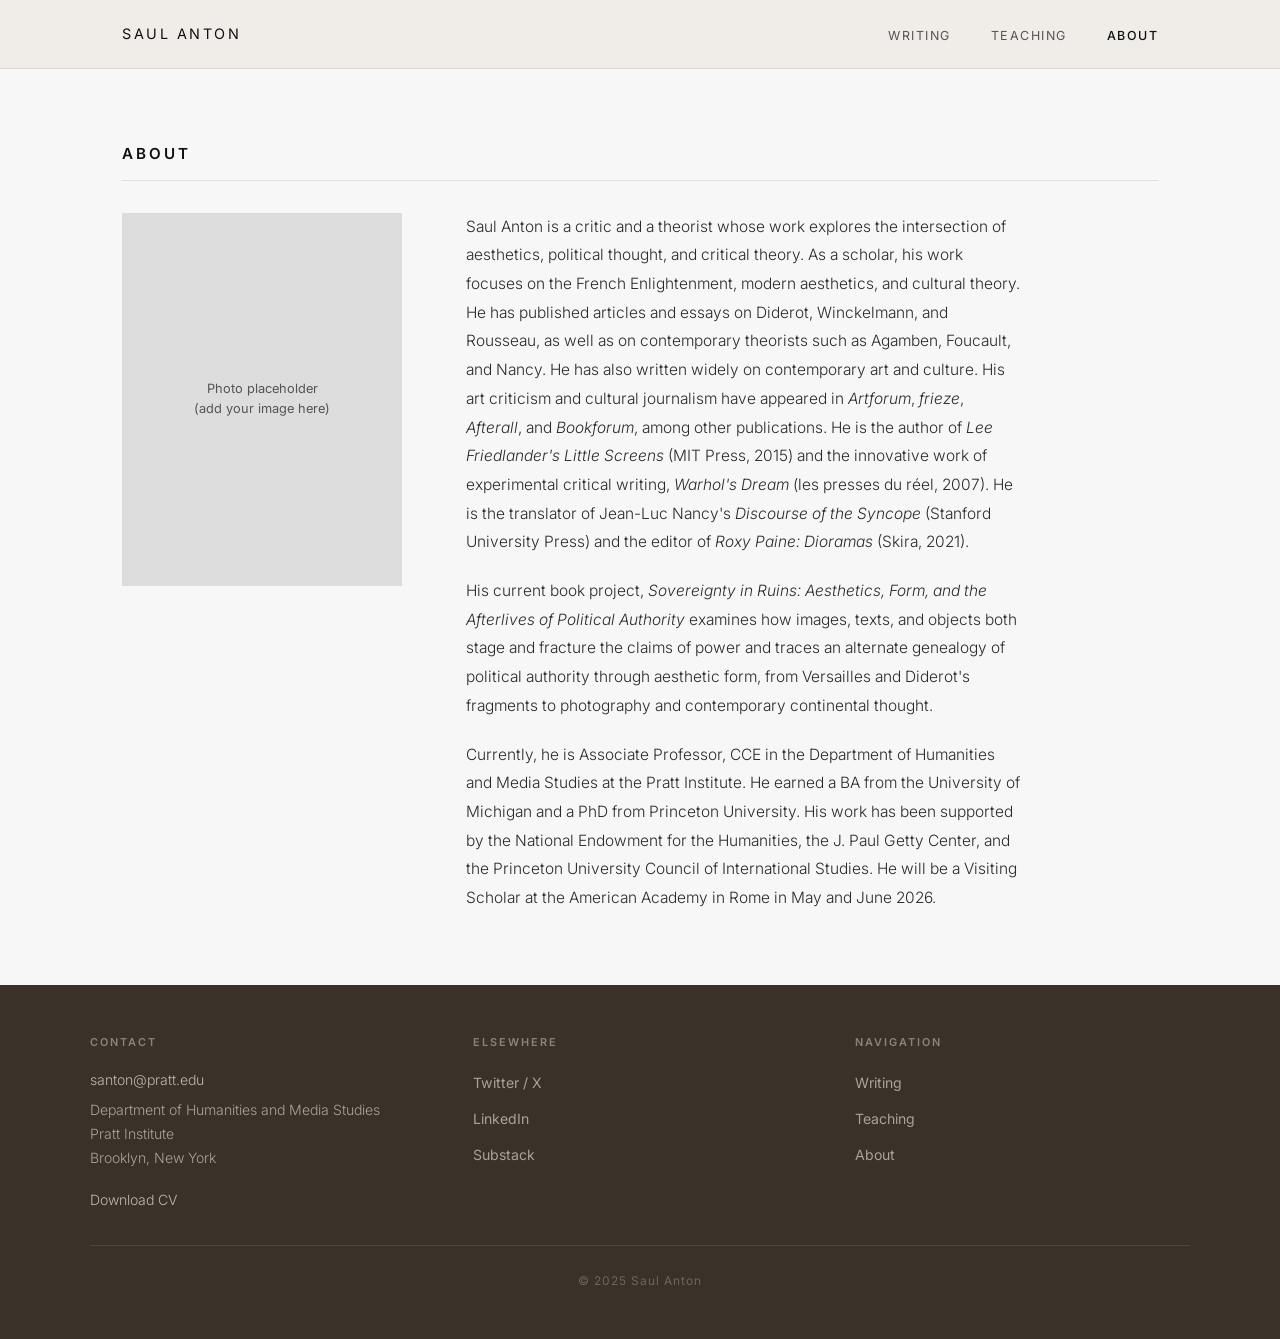
<file: about.html>
<!DOCTYPE html>
<html lang="en">
<head>
    <meta charset="UTF-8">
    <meta name="viewport" content="width=device-width, initial-scale=1.0">
    <title>About - Saul Anton</title>
    <link rel="preconnect" href="https://fonts.googleapis.com">
    <link rel="preconnect" href="https://fonts.gstatic.com" crossorigin>
    <link href="https://fonts.googleapis.com/css2?family=Inter:ital,wght@0,300;0,400;0,500;0,600;1,300;1,400&display=swap" rel="stylesheet">
    <link rel="stylesheet" href="styles.css">
</head>
<body>
    <header>
        <nav>
            <a href="index.html" class="nav-name">Saul Anton</a>
            <ul class="nav-links">
                <li><a href="writing.html">Writing</a></li>
                <li><a href="teaching.html">Teaching</a></li>
                <li><a href="about.html" class="active">About</a></li>
            </ul>
        </nav>
    </header>

    <section style="background-color: var(--bg);">
        <div class="section-wrapper">
            <div class="section-label">About</div>
            <div class="about-layout">
                <div class="about-photo">
                    <!-- Replace this div with: <img src="your-photo.jpg" alt="Saul Anton"> -->
                    Photo placeholder<br>(add your image here)
                </div>
                <div class="about-text">
                    <p>Saul Anton is a critic and a theorist whose work explores the intersection of aesthetics, political thought, and critical theory. As a scholar, his work focuses on the French Enlightenment, modern aesthetics, and cultural theory. He has published articles and essays on Diderot, Winckelmann, and Rousseau, as well as on contemporary theorists such as Agamben, Foucault, and Nancy. He has also written widely on contemporary art and culture. His art criticism and cultural journalism have appeared in <em>Artforum</em>, <em>frieze</em>, <em>Afterall</em>, and <em>Bookforum</em>, among other publications. He is the author of <em>Lee Friedlander's Little Screens</em> (MIT Press, 2015) and the innovative work of experimental critical writing, <em>Warhol's Dream</em> (les presses du réel, 2007). He is the translator of Jean-Luc Nancy's <em>Discourse of the Syncope</em> (Stanford University Press) and the editor of <em>Roxy Paine: Dioramas</em> (Skira, 2021).</p>
                    <p>His current book project, <em>Sovereignty in Ruins: Aesthetics, Form, and the Afterlives of Political Authority</em> examines how images, texts, and objects both stage and fracture the claims of power and traces an alternate genealogy of political authority through aesthetic form, from Versailles and Diderot's fragments to photography and contemporary continental thought.</p>
                    <p>Currently, he is Associate Professor, CCE in the Department of Humanities and Media Studies at the Pratt Institute. He earned a BA from the University of Michigan and a PhD from Princeton University. His work has been supported by the National Endowment for the Humanities, the J. Paul Getty Center, and the Princeton University Council of International Studies. He will be a Visiting Scholar at the American Academy in Rome in May and June 2026.</p>
                </div>
            </div>
        </div>
    </section>

    <footer>
        <div class="footer-inner">
            <div class="footer-block">
                <h3>Contact</h3>
                <p><a href="mailto:santon@pratt.edu">santon@pratt.edu</a></p>
                <p>Department of Humanities and Media Studies<br>Pratt Institute<br>Brooklyn, New York</p>
                <a href="#" class="cv-link">Download CV</a>
            </div>
            <div class="footer-block">
                <h3>Elsewhere</h3>
                <ul class="footer-social">
                    <li><a href="https://twitter.com/Saul1Anton" target="_blank" rel="noopener">Twitter / X</a></li>
                    <li><a href="#" target="_blank" rel="noopener">LinkedIn</a></li>
                    <li><a href="#" target="_blank" rel="noopener">Substack</a></li>
                </ul>
            </div>
            <div class="footer-block">
                <h3>Navigation</h3>
                <ul class="footer-social">
                    <li><a href="writing.html">Writing</a></li>
                    <li><a href="teaching.html">Teaching</a></li>
                    <li><a href="about.html">About</a></li>
                </ul>
            </div>
        </div>
        <div class="footer-copy">&copy; 2025 Saul Anton</div>
    </footer>
</body>
</html>
</file>
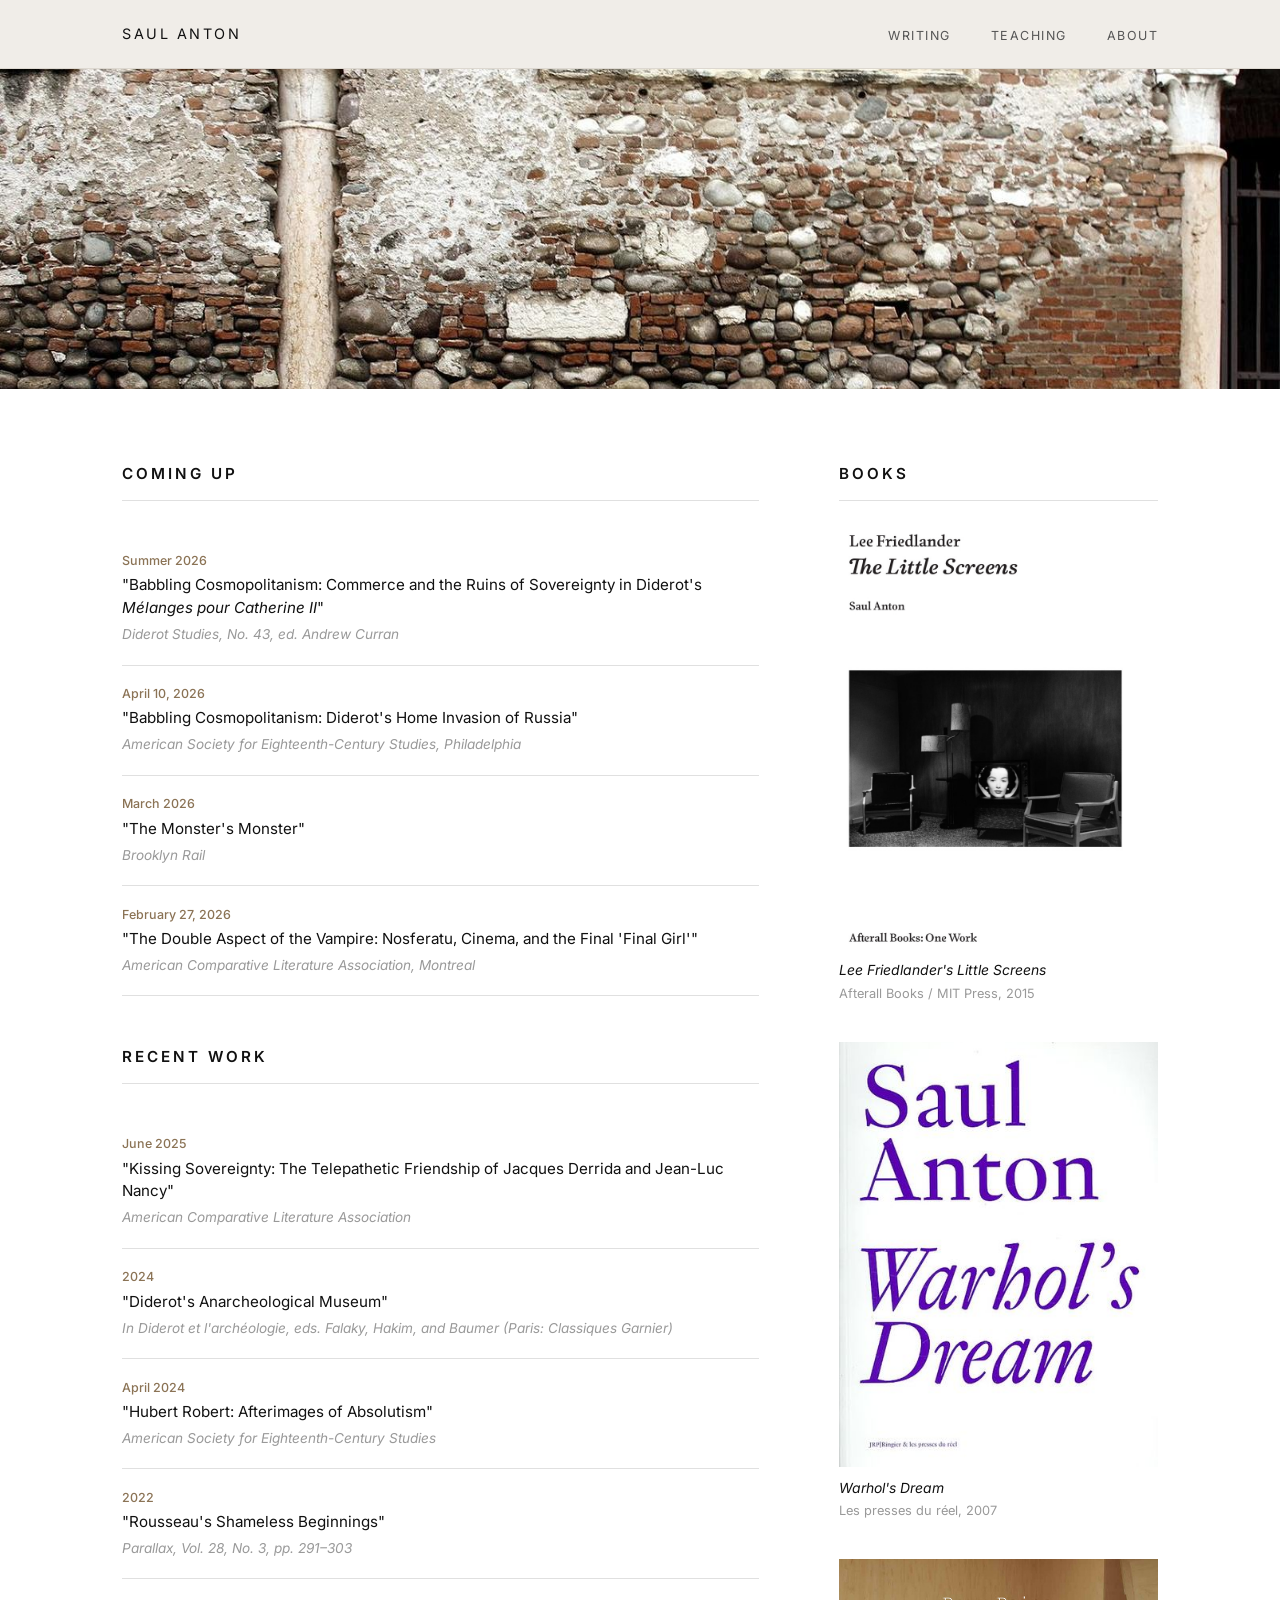
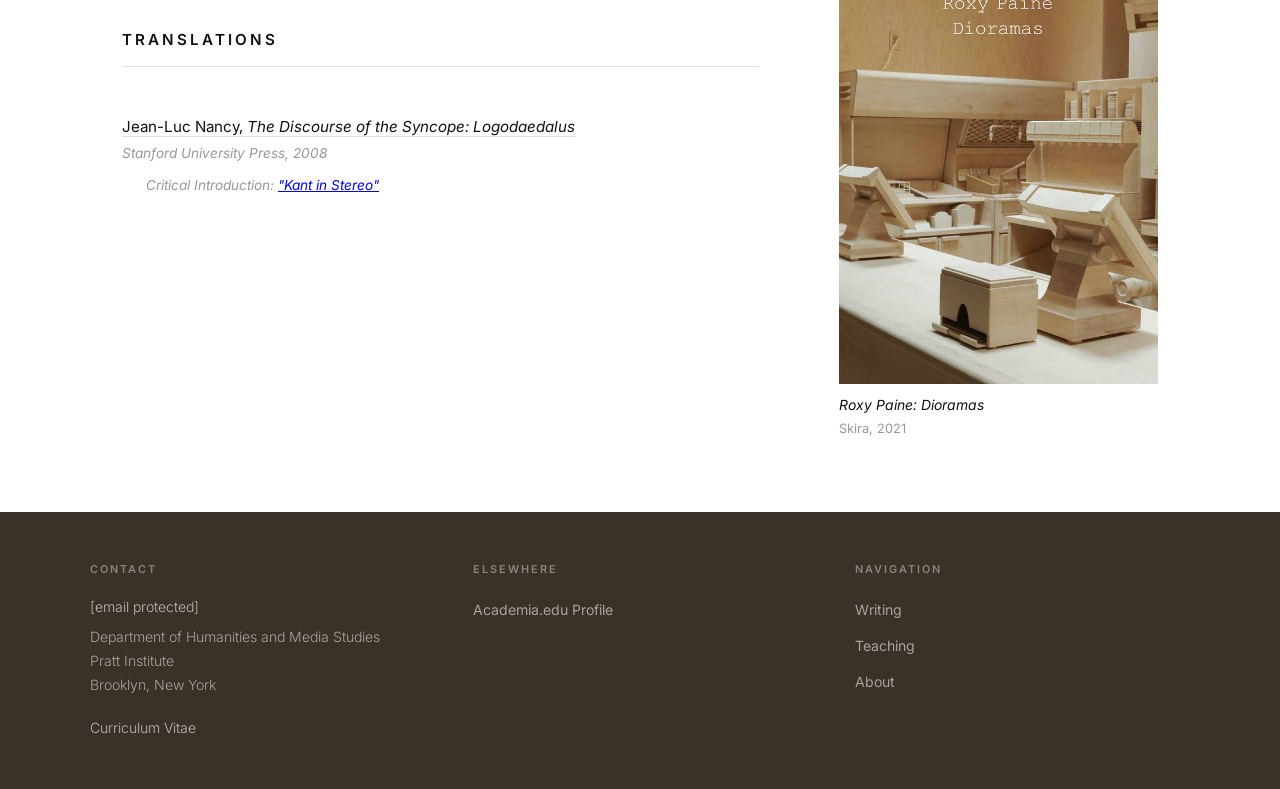
<file: index-3.html>
<!DOCTYPE html>
<html lang="en">
<head>
    <meta charset="UTF-8">
    <meta name="viewport" content="width=device-width, initial-scale=1.0">
    <title>Saul Anton</title>
    <link rel="preconnect" href="https://fonts.googleapis.com">
    <link rel="preconnect" href="https://fonts.gstatic.com" crossorigin>
    <link href="https://fonts.googleapis.com/css2?family=Inter:ital,wght@0,300;0,400;0,500;0,600;1,300;1,400&display=swap" rel="stylesheet">
    <link rel="stylesheet" href="styles.css">
</head>
<body>
    <header>
        <nav>
            <a href="index.html" class="nav-name">Saul Anton</a>
            <ul class="nav-links">
                <li><a href="writing.html">Writing</a></li>
                <li><a href="teaching.html">Teaching</a></li>
                <li><a href="about.html">About</a></li>
            </ul>
        </nav>
    </header>

    <div class="hero">
        <img class="hero-img" src="hero.jpg" alt="Spolia, San Procolo, Verona">
    </div>

    <section style="background-color: var(--white);">
        <div class="section-wrapper">
            <div class="two-col">
                <div>
                    <div class="section-label">Coming Up</div>

                    <div class="work-item">
                        <div>
                            <div class="work-item-date">Summer 2026</div>
                            <div class="work-item-title">"Babbling Cosmopolitanism: Commerce and the Ruins of Sovereignty in Diderot's <em>Mélanges pour Catherine II</em>"</div>
                            <div class="work-item-venue">Diderot Studies, No. 43, ed. Andrew Curran</div>
                        </div>
                    </div>

                    <div class="work-item">
                        <div>
                            <div class="work-item-date">April 10, 2026</div>
                            <div class="work-item-title">"Babbling Cosmopolitanism: Diderot's Home Invasion of Russia"</div>
                            <div class="work-item-venue">American Society for Eighteenth-Century Studies, Philadelphia</div>
                        </div>
                    </div>

                    <div class="work-item">
                        <div>
                            <div class="work-item-date">March 2026</div>
                            <div class="work-item-title">"The Monster's Monster"</div>
                            <div class="work-item-venue">Brooklyn Rail</div>
                        </div>
                    </div>

                    <div class="work-item">
                        <div>
                            <div class="work-item-date">February 27, 2026</div>
                            <div class="work-item-title">"The Double Aspect of the Vampire: Nosferatu, Cinema, and the Final 'Final Girl'"</div>
                            <div class="work-item-venue">American Comparative Literature Association, Montreal</div>
                        </div>
                    </div>

                    <div class="section-label" style="margin-top: 3rem;">Recent Work</div>

                    <div class="work-item">
                        <div>
                            <div class="work-item-date">June 2025</div>
                            <div class="work-item-title">"Kissing Sovereignty: The Telepathetic Friendship of Jacques Derrida and Jean-Luc Nancy"</div>
                            <div class="work-item-venue">American Comparative Literature Association</div>
                        </div>
                    </div>

                    <div class="work-item">
                        <div>
                            <div class="work-item-date">2024</div>
                            <div class="work-item-title">"Diderot's Anarcheological Museum"</div>
                            <div class="work-item-venue">In <em>Diderot et l'archéologie</em>, eds. Falaky, Hakim, and Baumer (Paris: Classiques Garnier)</div>
                        </div>
                    </div>

                    <div class="work-item">
                        <div>
                            <div class="work-item-date">April 2024</div>
                            <div class="work-item-title">"Hubert Robert: Afterimages of Absolutism"</div>
                            <div class="work-item-venue">American Society for Eighteenth-Century Studies</div>
                        </div>
                    </div>

                    <div class="work-item">
                        <div>
                            <div class="work-item-date">2022</div>
                            <div class="work-item-title">"Rousseau's Shameless Beginnings"</div>
                            <div class="work-item-venue"><em>Parallax</em>, Vol. 28, No. 3, pp. 291–303</div>
                        </div>
                    </div>

                    <div class="section-label" style="margin-top: 3rem;">Translations</div>

                    <div class="work-item">
                        <div>
                            <div class="work-item-title"><a href="https://www.sup.org/books/title/?id=9729" target="_blank" rel="noopener" style="color: var(--black); text-decoration: none;">Jean-Luc Nancy, <em>The Discourse of the Syncope: Logodaedalus</em></a></div>
                            <div class="work-item-venue">Stanford University Press, 2008</div>
                            <div class="work-item-venue" style="margin-top: 0.5rem; padding-left: 1.5rem;">Critical Introduction: <a href="kant-in-stereo.pdf" target="_blank">"Kant in Stereo"</a></div>
                        </div>
                    </div>
                </div>

                <div class="books-sidebar">
                    <div class="section-label">Books</div>

                    <div class="book-card">
                        <a href="https://www.afterall.org/publications/lee-friedlander-the-little-screens/" target="_blank" rel="noopener">
                            <div class="book-cover">
                                <img src="friedlander.jpg" alt="Lee Friedlander's Little Screens">
                            </div>
                            <div class="book-card-title"><em>Lee Friedlander's Little Screens</em></div>
                            <div class="book-card-press">Afterall Books / MIT Press, 2015</div>
                        </a>
                    </div>

                    <div class="book-card">
                        <a href="https://jrp-editions.com/wp-content/uploads/pdf/f808.pdf" target="_blank" rel="noopener">
                            <div class="book-cover">
                                <img src="warhol.jpg" alt="Warhol's Dream">
                            </div>
                            <div class="book-card-title"><em>Warhol's Dream</em></div>
                            <div class="book-card-press">Les presses du réel, 2007</div>
                        </a>
                    </div>

                    <div class="book-card">
                        <a href="https://www.artbook.com/9788857243610.html" target="_blank" rel="noopener">
                            <div class="book-cover">
                                <img src="roxy.jpg" alt="Roxy Paine: Dioramas">
                            </div>
                            <div class="book-card-title"><em>Roxy Paine: Dioramas</em></div>
                            <div class="book-card-press">Skira, 2021</div>
                        </a>
                    </div>
                </div>
            </div>
        </div>
    </section>

    <footer>
        <div class="footer-inner">
            <div class="footer-block">
                <h3>Contact</h3>
                <p><a href="/cdn-cgi/l/email-protection#d2a1b3bca6bdbc92a2a0b3a6a6fcb7b6a7"><span class="__cf_email__" data-cfemail="f6859798829998b68684978282d8939283">[email&#160;protected]</span></a></p>
                <p>Department of Humanities and Media Studies<br>Pratt Institute<br>Brooklyn, New York</p>
                <a href="cv.pdf" class="cv-link">Curriculum Vitae</a>
            </div>
            <div class="footer-block">
                <h3>Elsewhere</h3>
                <ul class="footer-social">
                    <li><a href="https://pratt.academia.edu/SaulAnton" target="_blank" rel="noopener">Academia.edu Profile</a></li>
                    <!-- <li><a href="https://twitter.com/Saul1Anton" target="_blank" rel="noopener">Twitter / X</a></li> -->
                    <!-- <li><a href="#" target="_blank" rel="noopener">LinkedIn</a></li> -->
                    <!-- <li><a href="#" target="_blank" rel="noopener">Substack</a></li> -->
                </ul>
            </div>
            <div class="footer-block">
                <h3>Navigation</h3>
                <ul class="footer-social">
                    <li><a href="writing.html">Writing</a></li>
                    <li><a href="teaching.html">Teaching</a></li>
                    <li><a href="about.html">About</a></li>
                </u
</file>
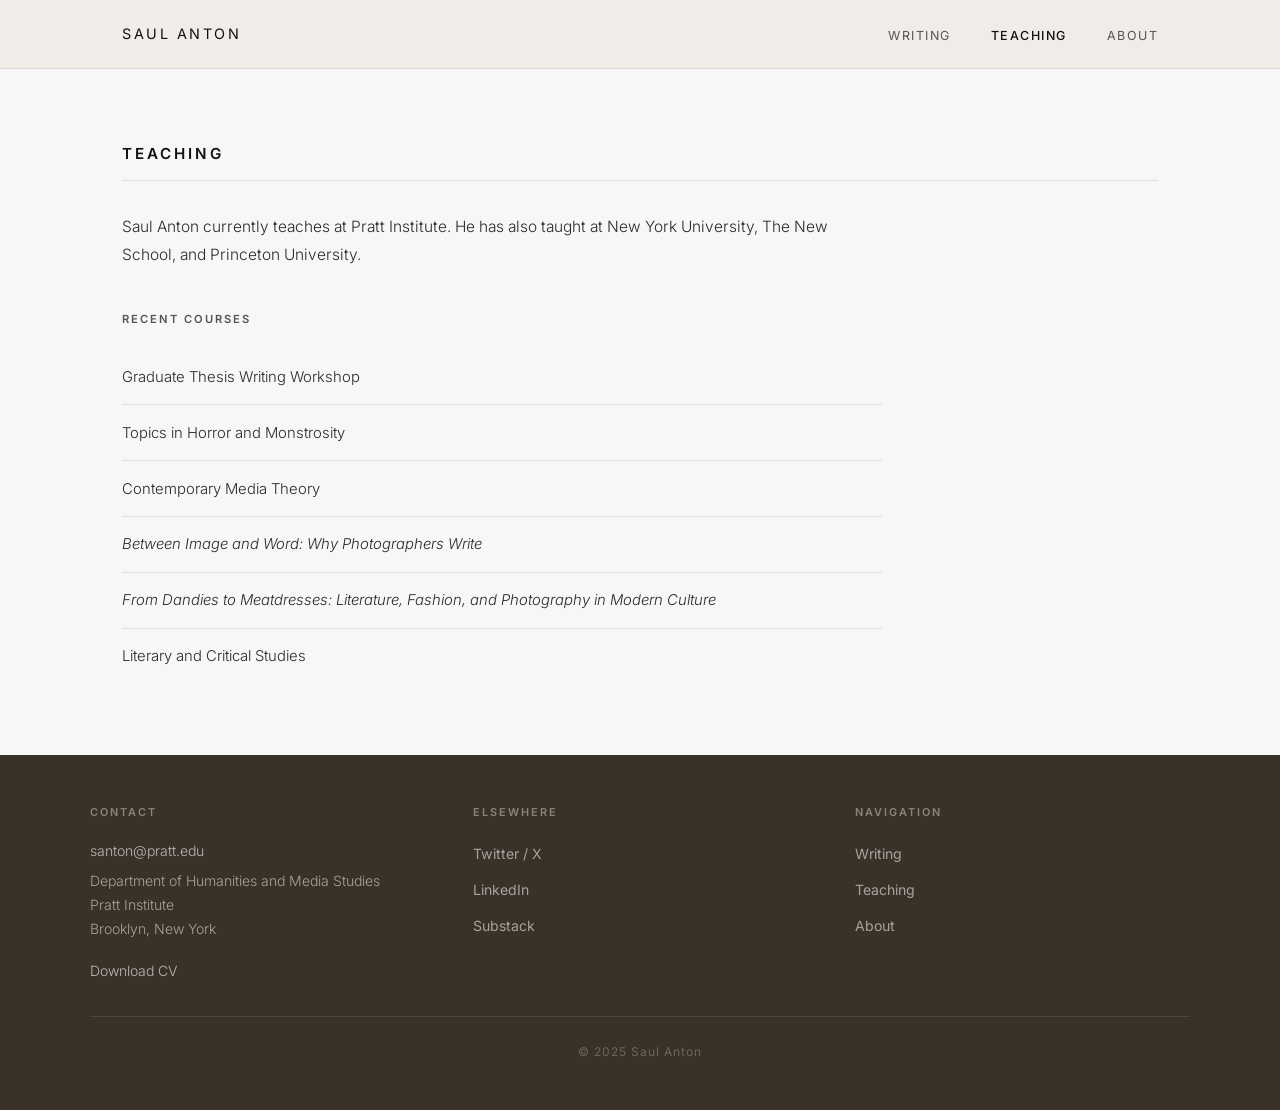
<file: teaching.html>
<!DOCTYPE html>
<html lang="en">
<head>
    <meta charset="UTF-8">
    <meta name="viewport" content="width=device-width, initial-scale=1.0">
    <title>Teaching - Saul Anton</title>
    <link rel="preconnect" href="https://fonts.googleapis.com">
    <link rel="preconnect" href="https://fonts.gstatic.com" crossorigin>
    <link href="https://fonts.googleapis.com/css2?family=Inter:ital,wght@0,300;0,400;0,500;0,600;1,300;1,400&display=swap" rel="stylesheet">
    <link rel="stylesheet" href="styles.css">
</head>
<body>
    <header>
        <nav>
            <a href="index.html" class="nav-name">Saul Anton</a>
            <ul class="nav-links">
                <li><a href="writing.html">Writing</a></li>
                <li><a href="teaching.html" class="active">Teaching</a></li>
                <li><a href="about.html">About</a></li>
            </ul>
        </nav>
    </header>

    <section style="background-color: var(--bg);">
        <div class="section-wrapper">
            <div class="section-label">Teaching</div>
            <div class="teaching-content">
                <p class="teaching-statement">Saul Anton currently teaches at Pratt Institute. He has also taught at New York University, The New School, and Princeton University.</p>
                
                <div class="subsection-label">Recent Courses</div>
                <ul class="course-list">
                    <li>Graduate Thesis Writing Workshop</li>
                    <li>Topics in Horror and Monstrosity</li>
                    <li>Contemporary Media Theory</li>
                    <li><em>Between Image and Word: Why Photographers Write</em></li>
                    <li><em>From Dandies to Meatdresses: Literature, Fashion, and Photography in Modern Culture</em></li>
                    <li>Literary and Critical Studies</li>
                </ul>
            </div>
        </div>
    </section>

    <footer>
        <div class="footer-inner">
            <div class="footer-block">
                <h3>Contact</h3>
                <p><a href="mailto:santon@pratt.edu">santon@pratt.edu</a></p>
                <p>Department of Humanities and Media Studies<br>Pratt Institute<br>Brooklyn, New York</p>
                <a href="#" class="cv-link">Download CV</a>
            </div>
            <div class="footer-block">
                <h3>Elsewhere</h3>
                <ul class="footer-social">
                    <li><a href="https://twitter.com/Saul1Anton" target="_blank" rel="noopener">Twitter / X</a></li>
                    <li><a href="#" target="_blank" rel="noopener">LinkedIn</a></li>
                    <li><a href="#" target="_blank" rel="noopener">Substack</a></li>
                </ul>
            </div>
            <div class="footer-block">
                <h3>Navigation</h3>
                <ul class="footer-social">
                    <li><a href="writing.html">Writing</a></li>
                    <li><a href="teaching.html">Teaching</a></li>
                    <li><a href="about.html">About</a></li>
                </ul>
            </div>
        </div>
        <div class="footer-copy">&copy; 2025 Saul Anton</div>
    </footer>
</body>
</html>
</file>
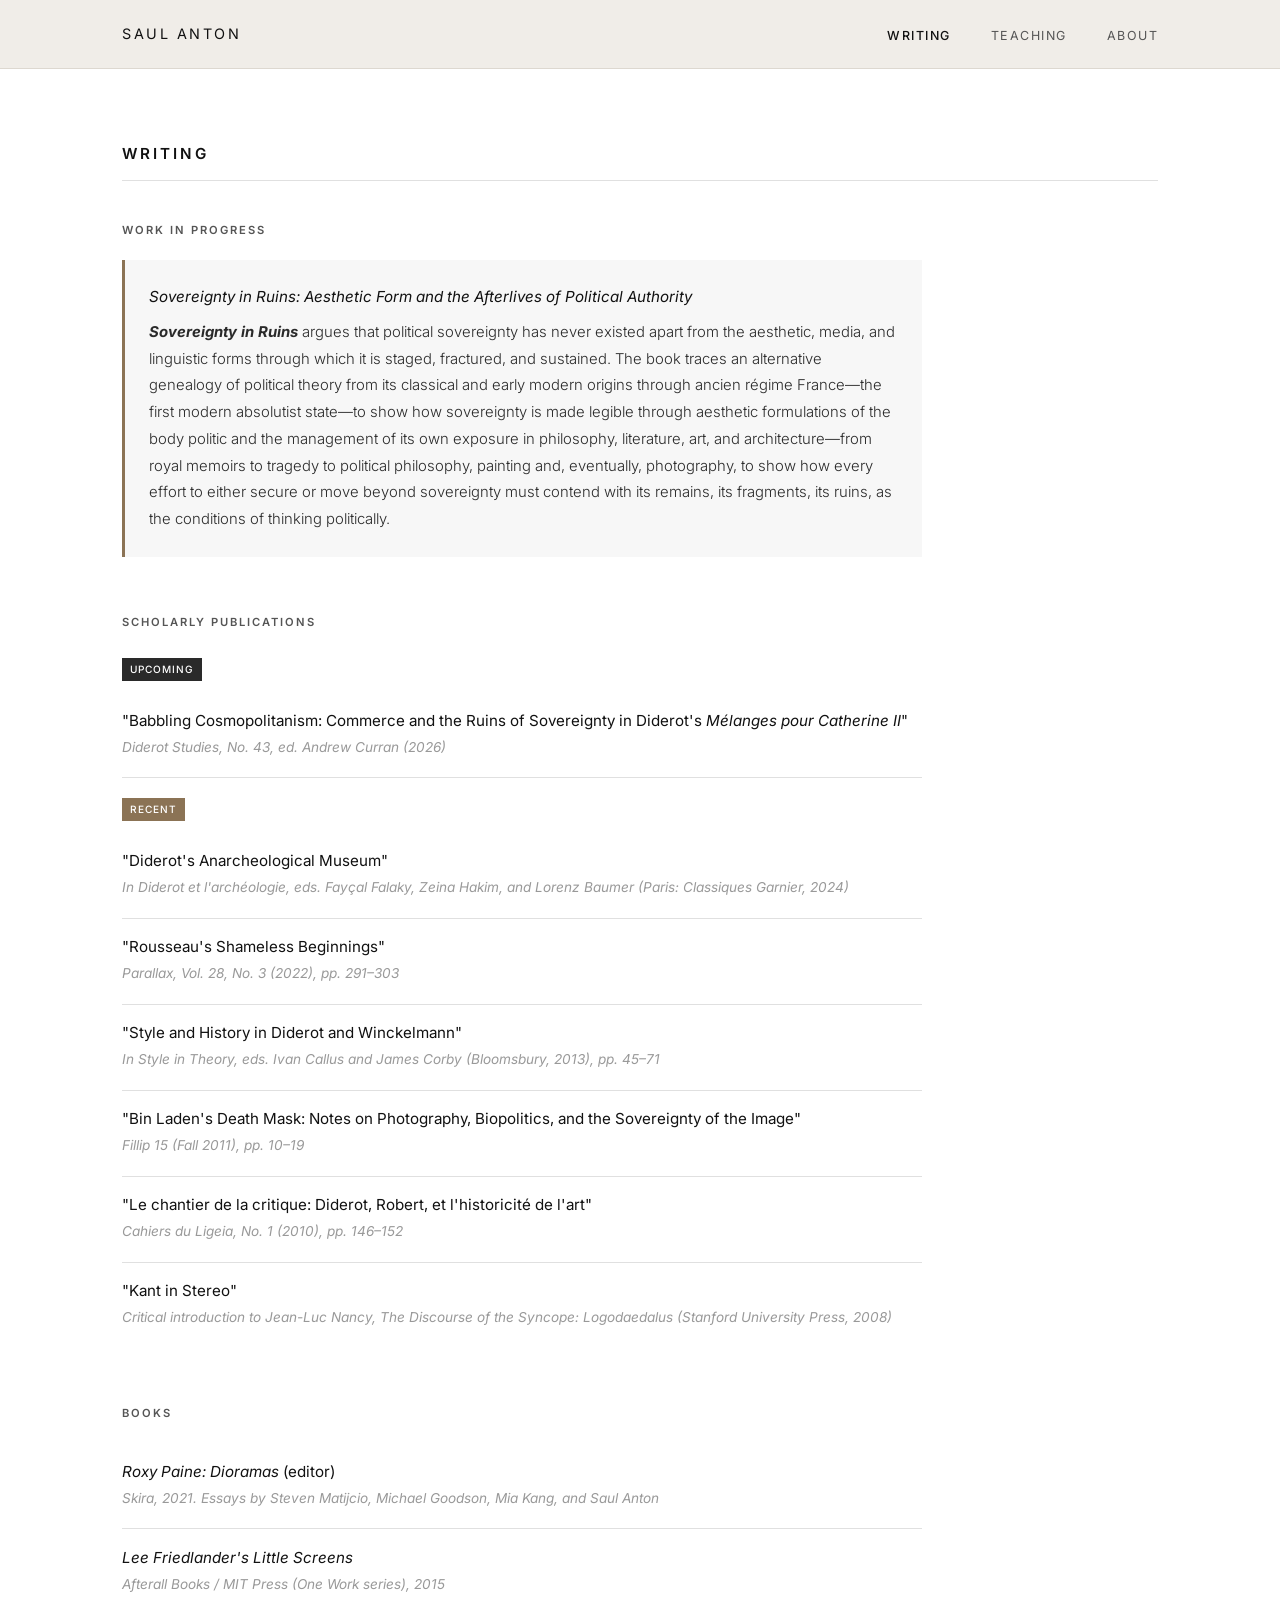
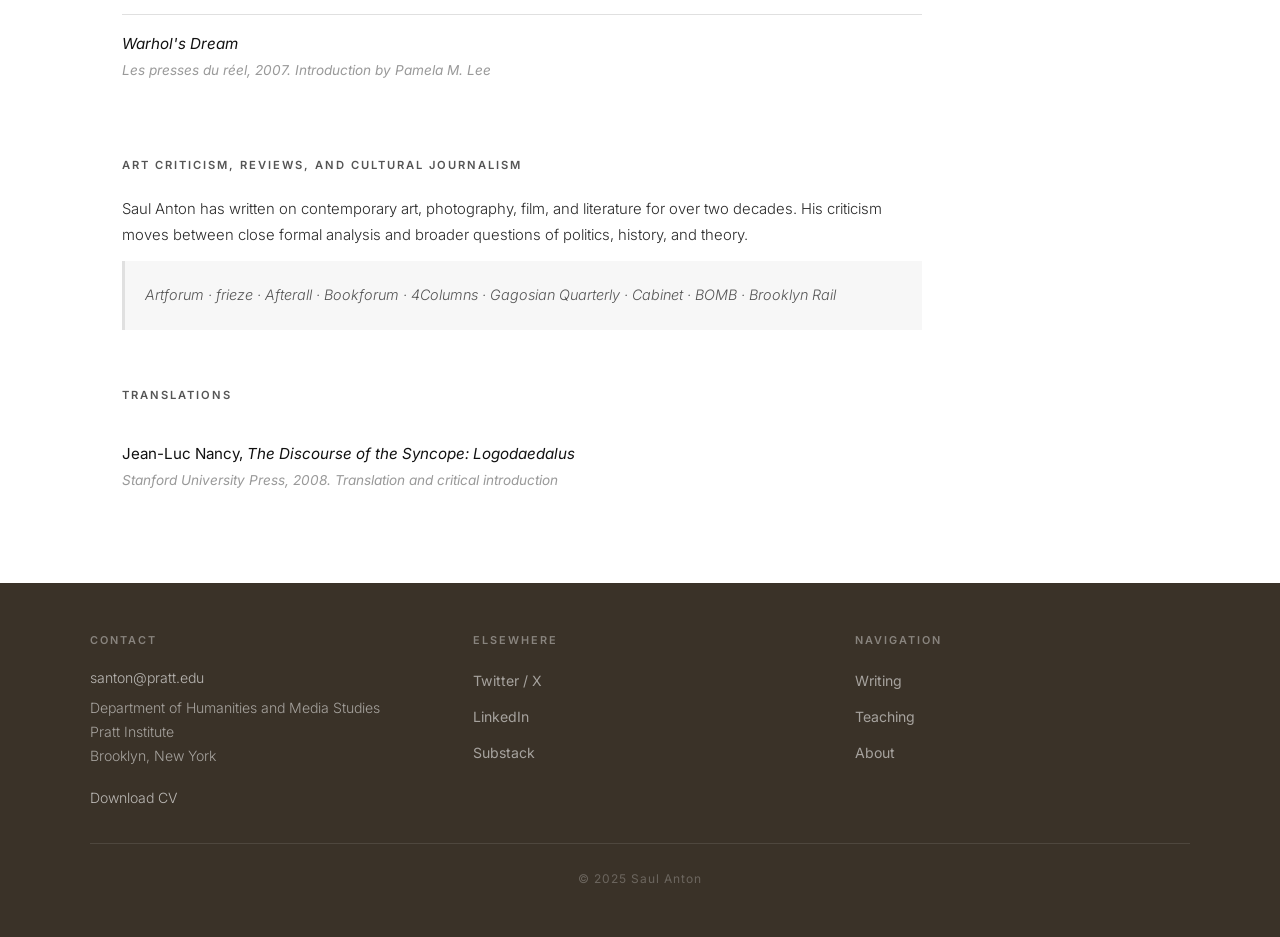
<file: writing.html>
<!DOCTYPE html>
<html lang="en">
<head>
    <meta charset="UTF-8">
    <meta name="viewport" content="width=device-width, initial-scale=1.0">
    <title>Writing - Saul Anton</title>
    <link rel="preconnect" href="https://fonts.googleapis.com">
    <link rel="preconnect" href="https://fonts.gstatic.com" crossorigin>
    <link href="https://fonts.googleapis.com/css2?family=Inter:ital,wght@0,300;0,400;0,500;0,600;1,300;1,400&display=swap" rel="stylesheet">
    <link rel="stylesheet" href="styles.css">
</head>
<body>
    <header>
        <nav>
            <a href="index.html" class="nav-name">Saul Anton</a>
            <ul class="nav-links">
                <li><a href="writing.html" class="active">Writing</a></li>
                <li><a href="teaching.html">Teaching</a></li>
                <li><a href="about.html">About</a></li>
            </ul>
        </nav>
    </header>

    <section style="background-color: var(--white);">
        <div class="section-wrapper">
            <div class="section-label">Writing</div>
            <div class="writing-content">

                <!-- BOOK IN PROGRESS -->
                <div class="writing-section">
                    <div class="subsection-label">Work in Progress</div>
                    <div class="book-inprogress-block">
                        <div class="book-inprogress-title">Sovereignty in Ruins: Aesthetic Form and the Afterlives of Political Authority</div>
                        <p><strong><em>Sovereignty in Ruins</em></strong> argues that political sovereignty has never existed apart from the aesthetic, media, and linguistic forms through which it is staged, fractured, and sustained. The book traces an alternative genealogy of political theory from its classical and early modern origins through ancien régime France—the first modern absolutist state—to show how sovereignty is made legible through aesthetic formulations of the body politic and the management of its own exposure in philosophy, literature, art, and architecture—from royal memoirs to tragedy to political philosophy, painting and, eventually, photography, to show how every effort to either secure or move beyond sovereignty must contend with its remains, its fragments, its ruins, as the conditions of thinking politically.</p>
                    </div>
                </div>

                <!-- SCHOLARLY PUBLICATIONS -->
                <div class="writing-section">
                    <div class="subsection-label">Scholarly Publications</div>
                    
                    <div class="pub-tag upcoming-tag">Upcoming</div>
                    
                    <div class="pub-item">
                        <div class="pub-item-title">"Babbling Cosmopolitanism: Commerce and the Ruins of Sovereignty in Diderot's <em>Mélanges pour Catherine II</em>"</div>
                        <div class="pub-item-venue">Diderot Studies, No. 43, ed. Andrew Curran (2026)</div>
                    </div>

                    <div class="pub-tag" style="margin-top:1.25rem;">Recent</div>

                    <div class="pub-item">
                        <div class="pub-item-title">"Diderot's Anarcheological Museum"</div>
                        <div class="pub-item-venue">In <em>Diderot et l'archéologie</em>, eds. Fayçal Falaky, Zeina Hakim, and Lorenz Baumer (Paris: Classiques Garnier, 2024)</div>
                    </div>

                    <div class="pub-item">
                        <div class="pub-item-title">"Rousseau's Shameless Beginnings"</div>
                        <div class="pub-item-venue"><em>Parallax</em>, Vol. 28, No. 3 (2022), pp. 291–303</div>
                    </div>

                    <div class="pub-item">
                        <div class="pub-item-title">"Style and History in Diderot and Winckelmann"</div>
                        <div class="pub-item-venue">In <em>Style in Theory</em>, eds. Ivan Callus and James Corby (Bloomsbury, 2013), pp. 45–71</div>
                    </div>

                    <div class="pub-item">
                        <div class="pub-item-title">"Bin Laden's Death Mask: Notes on Photography, Biopolitics, and the Sovereignty of the Image"</div>
                        <div class="pub-item-venue"><em>Fillip</em> 15 (Fall 2011), pp. 10–19</div>
                    </div>

                    <div class="pub-item">
                        <div class="pub-item-title">"Le chantier de la critique: Diderot, Robert, et l'historicité de l'art"</div>
                        <div class="pub-item-venue"><em>Cahiers du Ligeia</em>, No. 1 (2010), pp. 146–152</div>
                    </div>

                    <div class="pub-item">
                        <div class="pub-item-title">"Kant in Stereo"</div>
                        <div class="pub-item-venue">Critical introduction to Jean-Luc Nancy, <em>The Discourse of the Syncope: Logodaedalus</em> (Stanford University Press, 2008)</div>
                    </div>
                </div>

                <!-- BOOKS -->
                <div class="writing-section">
                    <div class="subsection-label">Books</div>

                    <div class="pub-item">
                        <div class="pub-item-title"><em>Roxy Paine: Dioramas</em> (editor)</div>
                        <div class="pub-item-venue">Skira, 2021. Essays by Steven Matijcio, Michael Goodson, Mia Kang, and Saul Anton</div>
                    </div>

                    <div class="pub-item">
                        <div class="pub-item-title"><em>Lee Friedlander's Little Screens</em></div>
                        <div class="pub-item-venue">Afterall Books / MIT Press (One Work series), 2015</div>
                    </div>

                    <div class="pub-item">
                        <div class="pub-item-title"><em>Warhol's Dream</em></div>
                        <div class="pub-item-venue">Les presses du réel, 2007. Introduction by Pamela M. Lee</div>
                    </div>
                </div>

                <!-- ART CRITICISM AND CULTURAL JOURNALISM -->
                <div class="writing-section">
                    <div class="subsection-label">Art Criticism, Reviews, and Cultural Journalism</div>
                    <p style="font-size:0.93rem;font-weight:300;line-height:1.8;color:var(--dark);margin-bottom:0.75rem;">Saul Anton has written on contemporary art, photography, film, and literature for over two decades. His criticism moves between close formal analysis and broader questions of politics, history, and theory.</p>
                    <div class="criticism-venues">Artforum · frieze · Afterall · Bookforum · 4Columns · Gagosian Quarterly · Cabinet · BOMB · Brooklyn Rail</div>
                </div>

                <!-- TRANSLATIONS -->
                <div class="writing-section">
                    <div class="subsection-label">Translations</div>

                    <div class="pub-item">
                        <div class="pub-item-title">Jean-Luc Nancy, <em>The Discourse of the Syncope: Logodaedalus</em></div>
                        <div class="pub-item-venue">Stanford University Press, 2008. Translation and critical introduction</div>
                    </div>
                </div>

            </div>
        </div>
    </section>

    <footer>
        <div class="footer-inner">
            <div class="footer-block">
                <h3>Contact</h3>
                <p><a href="mailto:santon@pratt.edu">santon@pratt.edu</a></p>
                <p>Department of Humanities and Media Studies<br>Pratt Institute<br>Brooklyn, New York</p>
                <a href="#" class="cv-link">Download CV</a>
            </div>
            <div class="footer-block">
                <h3>Elsewhere</h3>
                <ul class="footer-social">
                    <li><a href="https://twitter.com/Saul1Anton" target="_blank" rel="noopener">Twitter / X</a></li>
                    <li><a href="#" target="_blank" rel="noopener">LinkedIn</a></li>
                    <li><a href="#" target="_blank" rel="noopener">Substack</a></li>
                </ul>
            </div>
            <div class="footer-block">
                <h3>Navigation</h3>
                <ul class="footer-social">
                    <li><a href="writing.html">Writing</a></li>
                    <li><a href="teaching.html">Teaching</a></li>
                    <li><a href="about.html">About</a></li>
                </ul>
            </div>
        </div>
        <div class="footer-copy">&copy; 2025 Saul Anton</div>
    </footer>
</body>
</html>
</file>
<file: styles.css>
* { margin: 0; padding: 0; box-sizing: border-box; }

:root {
    --black: #111111;
    --umber: #3a3228;
    --dark: #2a2a2a;
    --mid: #555555;
    --light: #999999;
    --border: #e0e0e0;
    --bg: #f7f7f7;
    --warm-gray: #f0ede8;
    --white: #ffffff;
    --accent: #8b7355;
}

html { scroll-behavior: smooth; }

body {
    font-family: "Inter", sans-serif;
    line-height: 1.75;
    color: var(--dark);
    background-color: var(--white);
    font-size: 16px;
}

/* NAVIGATION */
header {
    background-color: var(--warm-gray);
    border-bottom: 1px solid #ddd8d0;
}

nav {
    max-width: 1100px;
    margin: 0 auto;
    padding: 1.25rem 2rem;
    display: flex;
    justify-content: space-between;
    align-items: center;
}

.nav-name {
    color: var(--black);
    font-size: 0.9rem;
    letter-spacing: 2.5px;
    text-transform: uppercase;
    font-weight: 400;
    text-decoration: none;
}

.nav-links { list-style: none; display: flex; gap: 2.5rem; }

.nav-links a {
    color: var(--mid);
    text-decoration: none;
    font-size: 0.78rem;
    letter-spacing: 1.5px;
    text-transform: uppercase;
    font-weight: 400;
    transition: color 0.2s;
}

.nav-links a:hover { color: var(--black); }
.nav-links a.active { color: var(--black); font-weight: 500; }

/* HERO */
.hero {
    height: 320px;
    position: relative;
    overflow: hidden;
}

.hero-img {
    width: 100%;
    height: 100%;
    object-fit: cover;
    object-position: center 40%;
}

/* SHARED SECTIONS */
.section-wrapper {
    max-width: 1100px;
    margin: 0 auto;
    padding: 4.5rem 2rem;
}

.section-label {
    font-size: 0.95rem;
    text-transform: uppercase;
    letter-spacing: 3px;
    color: var(--black);
    font-weight: 600;
    margin-bottom: 2rem;
    padding-bottom: 0.75rem;
    border-bottom: 1px solid var(--border);
}

.subsection-label {
    font-size: 0.7rem;
    text-transform: uppercase;
    letter-spacing: 2px;
    color: var(--mid);
    font-weight: 600;
    margin-bottom: 1.25rem;
    margin-top: 2.5rem;
}

/* TWO COLUMN LAYOUT */
.two-col {
    display: grid;
    grid-template-columns: 2fr 1fr;
    gap: 5rem;
    align-items: start;
}

/* WORK ITEMS */
.work-item {
    padding: 1.1rem 0;
    border-bottom: 1px solid var(--border);
    display: grid;
    grid-template-columns: 1fr auto;
    gap: 1rem;
    align-items: start;
}

.work-item:last-child { border-bottom: none; }

.work-type-tag {
    font-size: 0.63rem;
    text-transform: uppercase;
    letter-spacing: 1px;
    color: var(--white);
    padding: 0.2rem 0.5rem;
    white-space: nowrap;
    margin-top: 0.25rem;
    font-weight: 500;
}

.work-type-tag.talk { background-color: var(--dark); }
.work-type-tag.pub { background-color: var(--accent); }

.work-item-date {
    font-size: 0.78rem;
    color: var(--accent);
    font-weight: 500;
    margin-bottom: 0.15rem;
}

.work-item-title {
    font-size: 0.95rem;
    font-weight: 400;
    color: var(--black);
    line-height: 1.5;
    margin-bottom: 0.2rem;
}

.work-item-title em { font-style: italic; }

.work-item-venue {
    font-size: 0.85rem;
    color: var(--light);
    font-style: italic;
}

/* BOOKS SIDEBAR */
.books-sidebar .section-label { margin-bottom: 1.5rem; }
.book-card { margin-bottom: 2.25rem; }
.book-card:last-child { margin-bottom: 0; }

.book-card a {
    text-decoration: none;
    display: block;
    transition: opacity 0.2s;
}

.book-card a:hover { opacity: 0.8; }

.book-cover {
    width: 100%;
    aspect-ratio: 3/4;
    margin-bottom: 0.75rem;
    overflow: hidden;
    background-color: #ddd;
}

.book-cover img { width: 100%; height: 100%; object-fit: cover; }

.book-card-title {
    font-size: 0.87rem;
    font-style: italic;
    color: var(--black);
    margin-bottom: 0.15rem;
    font-weight: 400;
    line-height: 1.4;
}

.book-card-press { font-size: 0.8rem; color: var(--light); }

/* ABOUT PAGE - PHOTO LEFT */
.about-layout {
    display: grid;
    grid-template-columns: 280px 1fr;
    gap: 4rem;
    max-width: 900px;
}

.about-photo {
    width: 100%;
    aspect-ratio: 3/4;
    background-color: #ddd;
    display: flex;
    align-items: center;
    justify-content: center;
    font-size: 0.8rem;
    color: var(--mid);
    text-align: center;
    padding: 2rem;
    line-height: 1.6;
}

.about-photo img { width: 100%; height: 100%; object-fit: cover; }

.about-text p {
    font-size: 0.97rem;
    line-height: 1.85;
    color: var(--dark);
    margin-bottom: 1.25rem;
    font-weight: 300;
}

.about-text p:last-child { margin-bottom: 0; }

/* PUBLICATIONS */
.writing-content { max-width: 800px; }

.pub-item {
    padding: 1.1rem 0;
    border-bottom: 1px solid var(--border);
}

.pub-item:last-child { border-bottom: none; }

.pub-item-title {
    font-size: 0.95rem;
    font-weight: 400;
    color: var(--black);
    line-height: 1.5;
    margin-bottom: 0.2rem;
}

.pub-item-title em { font-style: italic; }
.pub-item-venue { font-size: 0.85rem; color: var(--light); font-style: italic; }

.pub-tag {
    display: inline-block;
    font-size: 0.63rem;
    text-transform: uppercase;
    letter-spacing: 1px;
    color: var(--white);
    background-color: var(--accent);
    padding: 0.15rem 0.5rem;
    margin-bottom: 0.75rem;
    font-weight: 500;
}

.pub-tag.upcoming-tag { background-color: var(--dark); }

.writing-section { margin-bottom: 3.5rem; }
.writing-section:last-child { margin-bottom: 0; }

.book-inprogress-block {
    padding: 1.5rem;
    background-color: var(--bg);
    border-left: 3px solid var(--accent);
}

.book-inprogress-title {
    font-size: 0.95rem;
    font-style: italic;
    color: var(--black);
    margin-bottom: 0.5rem;
}

.book-inprogress-block p {
    font-size: 0.93rem;
    font-weight: 300;
    line-height: 1.8;
    color: var(--dark);
}

.criticism-venues {
    font-size: 0.9rem;
    color: var(--mid);
    font-style: italic;
    line-height: 2;
    font-weight: 300;
    padding: 1.25rem;
    background-color: var(--bg);
    border-left: 3px solid var(--border);
    margin-top: 0.5rem;
}

/* TEACHING */
.teaching-content { max-width: 760px; }

.teaching-statement {
    font-size: 0.97rem;
    font-weight: 300;
    color: var(--dark);
    line-height: 1.85;
    margin-bottom: 2.5rem;
}

.course-list { list-style: none; }

.course-list li {
    padding: 0.9rem 0;
    border-bottom: 1px solid var(--border);
    font-size: 0.93rem;
    color: var(--dark);
    font-weight: 300;
}

.course-list li:last-child { border-bottom: none; }

/* FOOTER */
footer {
    background-color: var(--umber);
    color: rgba(255,255,255,0.5);
    padding: 3rem 2rem;
}

.footer-inner {
    max-width: 1100px;
    margin: 0 auto;
    display: grid;
    grid-template-columns: 1fr 1fr 1fr;
    gap: 3rem;
}

.footer-block h3 {
    font-size: 0.68rem;
    text-transform: uppercase;
    letter-spacing: 2px;
    color: rgba(255,255,255,0.4);
    font-weight: 600;
    margin-bottom: 1rem;
}

.footer-block p {
    font-size: 0.88rem;
    color: rgba(255,255,255,0.55);
    font-weight: 300;
    line-height: 1.7;
    margin-bottom: 0.4rem;
}

.footer-block a {
    color: rgba(255,255,255,0.65);
    text-decoration: none;
    transition: color 0.2s;
}

.footer-block a:hover { color: var(--white); }

.footer-social { list-style: none; }
.footer-social li { margin-bottom: 0.5rem; }

.footer-social a {
    font-size: 0.88rem;
    color: rgba(255,255,255,0.55);
    text-decoration: none;
    transition: color 0.2s;
}

.footer-social a:hover { color: var(--white); }

.cv-link {
    display: inline-block;
    margin-top: 0.75rem;
    color: rgba(255,255,255,0.65);
    font-size: 0.88rem;
    text-decoration: none;
    font-weight: 300;
    transition: color 0.2s;
}

.cv-link:hover { color: var(--white); }

.footer-copy {
    max-width: 1100px;
    margin: 2rem auto 0;
    padding-top: 1.5rem;
    border-top: 1px solid rgba(255,255,255,0.1);
    text-align: center;
    font-size: 0.75rem;
    color: rgba(255,255,255,0.25);
    letter-spacing: 1px;
}

/* FEATURE BOX */
.feature-box {
    display: grid;
    grid-template-columns: 220px 1fr;
    gap: 3rem;
    align-items: start;
}

.feature-box.no-image { grid-template-columns: 1fr; }
.feature-box.no-image .feature-img-wrap { display: none; }

.feature-img-wrap { margin: 0; }
.feature-img-wrap img { width: 100%; display: block; }

.feature-quote {
    margin-top: 1.5rem;
    font-size: 0.97rem;
    font-style: italic;
    color: var(--mid);
    line-height: 1.8;
    padding-left: 1.25rem;
    border-left: 2px solid var(--accent);
    font-weight: 300;
}

.work-item-title a {
    color: var(--black);
    text-decoration: none;
    border-bottom: 1px solid var(--border);
    transition: color 0.2s, border-color 0.2s;
}

.work-item-title a:hover {
    color: var(--accent);
    border-color: var(--accent);
}

/* MOBILE */
@media (max-width: 860px) {
    .two-col { grid-template-columns: 1fr; gap: 3rem; }
    .about-layout { grid-template-columns: 1fr; gap: 2rem; }
    .about-photo { max-width: 280px; margin: 0 auto; }
    .footer-inner { grid-template-columns: 1fr 1fr; gap: 2rem; }
    .feature-box { grid-template-columns: 1fr; gap: 1.5rem; }
}

@media (max-width: 560px) {
    nav { flex-direction: column; gap: 0.75rem; }
    .nav-links { gap: 1.25rem; }
    .hero { height: 220px; }
    .footer-inner { grid-template-columns: 1fr; }
}
</file>
